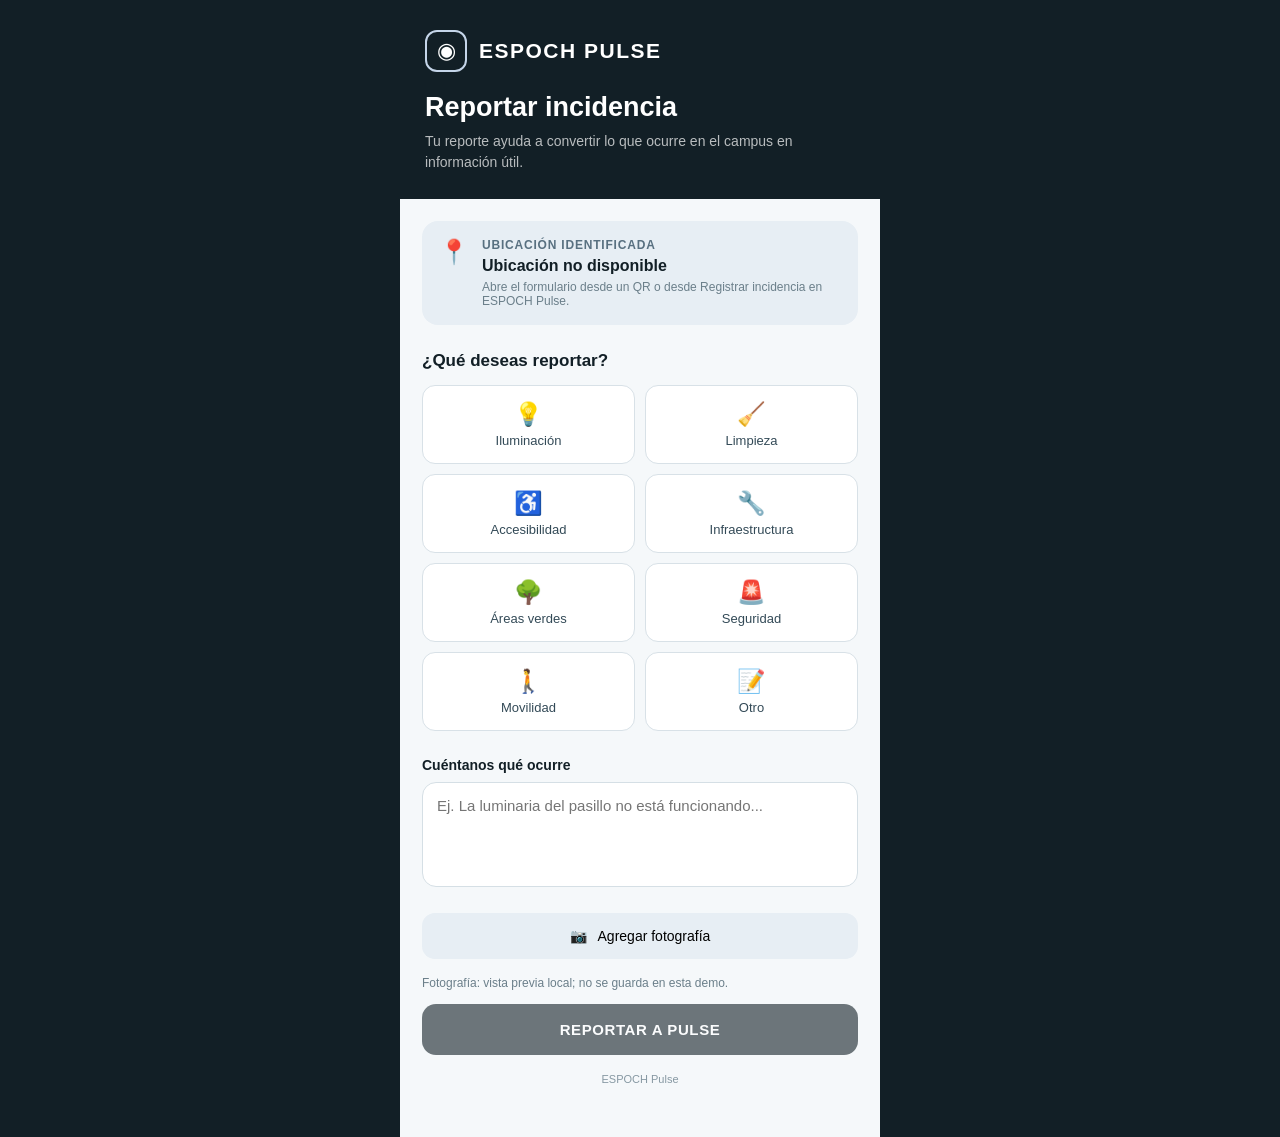
<file: espoch-pulse-demo/index.html>
<!DOCTYPE html>
<html lang="es">

<head>

    <meta charset="UTF-8">

    <meta name="viewport" content="width=device-width, initial-scale=1.0">

    <title>ESPOCH Pulse</title>

    <style>
        * {
            box-sizing: border-box;
            margin: 0;
            padding: 0;
        }

        body {
            font-family: Arial, Helvetica, sans-serif;
            background: #121F26;
            min-height: 100vh;
            color: #121F26;

            display: flex;
            justify-content: center;
        }


        .page {
            width: 100%;
            max-width: 480px;
            min-height: 100vh;
            background: #F5F8FA;
        }


        /* CABECERA */

        .header {
            background: #121F26;
            color: white;

            padding: 30px 25px 26px;
        }


        .brand {
            display: flex;
            align-items: center;
            gap: 12px;

            margin-bottom: 20px;
        }


        .pulse-icon {

            width: 42px;
            height: 42px;

            border: 2px solid #C5D5E9;
            border-radius: 12px;

            display: flex;
            align-items: center;
            justify-content: center;

            font-size: 22px;

        }


        .brand-text h1 {

            font-size: 21px;
            letter-spacing: 1.5px;

        }


        .brand-text span {

            font-size: 11px;
            opacity: .65;

        }


        .header h2 {

            font-size: 27px;
            line-height: 1.15;

            margin-bottom: 8px;

        }


        .header p {

            font-size: 14px;
            opacity: .7;
            line-height: 1.5;

        }



        /* CONTENIDO */

        .content {

            padding: 22px;

        }



        /* UBICACIÓN */

        .location-card {

            background: #E7EEF4;

            padding: 17px;

            border-radius: 16px;

            margin-bottom: 26px;

            display: flex;
            gap: 13px;

        }


        .location-icon {

            font-size: 24px;

        }


        .location-title {

            font-size: 12px;

            color: #587080;

            font-weight: bold;

            text-transform: uppercase;

            letter-spacing: .8px;

            margin-bottom: 5px;

        }


        .location-name {

            font-size: 16px;

            font-weight: bold;

        }


        .element-id {

            margin-top: 5px;

            font-size: 12px;

            color: #6B7F8A;

        }



        /* FORMULARIO */

        .question {

            font-size: 17px;

            font-weight: bold;

            margin-bottom: 14px;

        }


        .categories {

            display: grid;

            grid-template-columns: 1fr 1fr;

            gap: 10px;

            margin-bottom: 26px;

        }


        .category {

            border: 1px solid #D8E1E7;

            background: white;

            padding: 15px 8px;

            border-radius: 13px;

            cursor: pointer;

            font-size: 13px;

            transition: .2s;

            color: #334A57;

        }


        .category span {

            display: block;

            font-size: 23px;

            margin-bottom: 5px;

        }


        .category.active {

            background: #121F26;

            color: white;

            border-color: #121F26;

            transform: scale(1.02);

        }


        label {

            font-size: 14px;

            font-weight: bold;

            display: block;

            margin-bottom: 9px;

        }


        textarea {

            width: 100%;

            min-height: 105px;

            resize: none;

            border: 1px solid #D5DFE5;

            border-radius: 14px;

            padding: 14px;

            font-family: inherit;

            font-size: 15px;

            outline: none;

            margin-bottom: 22px;

        }


        textarea:focus {

            border-color: #7899AC;

        }



        /* FOTO */

        .photo-button {

            width: 100%;

            background: #E7EEF4;

            border: none;

            border-radius: 13px;

            padding: 15px;

            font-size: 14px;

            cursor: pointer;

            margin-bottom: 12px;

        }


        #photo {

            display: none;

        }


        .preview {

            width: 100%;

            display: none;

            margin-bottom: 20px;

            border-radius: 13px;

            max-height: 230px;

            object-fit: cover;

        }



        /* BOTÓN */

        .submit-button {

            width: 100%;

            padding: 17px;

            border: none;

            border-radius: 14px;

            background: #121F26;

            color: white;

            font-weight: bold;

            font-size: 15px;

            letter-spacing: .6px;

            cursor: pointer;

        }


        .submit-button:disabled {

            opacity: .6;

            cursor: default;

        }



        .footer {

            margin-top: 18px;

            text-align: center;

            font-size: 11px;

            color: #8698A2;

            padding-bottom: 30px;

        }



        /* ÉXITO */

        .success-screen {

            display: none;

            min-height: 100vh;

            background: #121F26;

            color: white;

            padding: 40px 30px;

            align-items: center;

            justify-content: center;

            text-align: center;

            flex-direction: column;

        }


        .success-icon {

            width: 85px;
            height: 85px;

            border-radius: 50%;

            background: #C5D5E9;

            color: #121F26;

            display: flex;

            align-items: center;
            justify-content: center;

            font-size: 42px;

            margin-bottom: 25px;

        }


        .success-screen h2 {

            font-size: 28px;

            margin-bottom: 12px;

        }


        .success-screen p {

            opacity: .7;

            line-height: 1.5;

            margin-bottom: 28px;

        }


        .report-code {

            padding: 13px 22px;

            background: rgba(255, 255, 255, .08);

            border-radius: 12px;

            font-size: 13px;

        }


        .report-code strong {

            display: block;

            font-size: 21px;

            margin-top: 4px;

            color: #C5D5E9;

        }
    </style>

</head>



<body>


    <div class="page" id="formPage">


        <div class="header">


            <div class="brand">

                <div class="pulse-icon">
                    ◉
                </div>

                <div class="brand-text">

                    <h1>ESPOCH PULSE</h1>

                </div>

            </div>


            <h2>
                Reportar incidencia
            </h2>

            <p>
                Tu reporte ayuda a convertir lo que ocurre
                en el campus en información útil.
            </p>


        </div>



        <div class="content">


            <div class="location-card">

                <div class="location-icon">
                    📍
                </div>

                <div>

                    <div class="location-title">
                        Ubicación identificada
                    </div>

                    <div class="location-name" id="locationName">
                        Identificando ubicación…
                    </div>

                    <div class="element-id" id="elementIdText">
                        Consultando referencia del lugar
                    </div>

                </div>

            </div>



            <div class="question">

                ¿Qué deseas reportar?

            </div>



            <div class="categories">


                <button class="category" data-value="iluminacion">

                    <span>💡</span>

                    Iluminación

                </button>



                <button class="category" data-value="limpieza">

                    <span>🧹</span>

                    Limpieza

                </button>



                <button class="category" data-value="accesibilidad">

                    <span>♿</span>

                    Accesibilidad

                </button>



                <button class="category" data-value="infraestructura">

                    <span>🔧</span>

                    Infraestructura

                </button>



                <button class="category" data-value="areas_verdes">

                    <span>🌳</span>

                    Áreas verdes

                </button>



                <button class="category" data-value="seguridad">

                    <span>🚨</span>

                    Seguridad

                </button>

                <button class="category" data-value="movilidad">
                    <span>🚶</span>
                    Movilidad
                </button>

                <button class="category" data-value="otro">
                    <span>📝</span>
                    Otro
                </button>


            </div>



            <label for="description">
                Cuéntanos qué ocurre
            </label>


            <textarea id="description" placeholder="Ej. La luminaria del pasillo no está funcionando..."></textarea>



            <input type="file" accept="image/*" capture="environment" id="photo">


            <button class="photo-button" onclick="document.getElementById('photo').click()">

                📷 &nbsp; Agregar fotografía

            </button>


            <p class="element-id" style="margin-bottom: 14px">Fotografía: vista previa local; no se guarda en esta demo.
            </p>
            <img class="preview" id="preview" alt="Vista previa de la fotografía seleccionada">



            <button class="submit-button" id="submitButton">

                REPORTAR A PULSE

            </button>


            <div class="footer">

                ESPOCH Pulse

            </div>


        </div>


    </div>



    <div class="success-screen" id="successScreen">


        <div class="success-icon">

            ✓

        </div>


        <h2>

            Reporte recibido

        </h2>


        <p>

            Gracias por ayudar a mejorar
            el campus.

            <br><br>

            Para ti el reporte termina aquí.

            <br>

            Para ESPOCH Pulse, aquí comienza.

        </p>


        <div class="report-code">

            CÓDIGO DEL REPORTE

            <strong id="reportCode">

                PULSE-0001

            </strong>

        </div>


    </div>




    <script>


        const params =
            new URLSearchParams(window.location.search);


        const qrId = params.get("qr");
        let currentSite = null;
        const submitButton = document.getElementById("submitButton");
        submitButton.disabled = true;

        const retryLocation = document.createElement("button");
        retryLocation.type = "button";
        retryLocation.textContent = "Volver a intentar ubicación";
        retryLocation.hidden = true;
        retryLocation.style.cssText = "margin-top:12px;padding:8px 12px;border-radius:8px;cursor:pointer";
        document.getElementById("elementIdText").after(retryLocation);
        retryLocation.addEventListener("click", identificarLugar);

        async function identificarLugar() {
            currentSite = null;
            submitButton.disabled = true;
            retryLocation.hidden = true;
            document.getElementById("locationName").textContent = "Identificando ubicación…";
            document.getElementById("elementIdText").textContent = "";
            try {
                if (params.has("qr")) {
                    const response = await fetch("../data/simulated/puntos_qr.geojson");
                    if (!response.ok) throw new Error("No se pudo cargar la ubicación GIS.");
                    const gis = await response.json();
                    const feature = gis.features.find(f => f.properties.id === qrId);
                    if (!feature || feature.geometry?.type !== "Point") {
                        throw new Error("QR inexistente o sin ubicación Point válida.");
                    }
                    const [longitude, latitude] = feature.geometry.coordinates || [];
                    if (!feature.properties.nombre || !feature.properties.zona ||
                        !Number.isFinite(latitude) || !Number.isFinite(longitude) ||
                        latitude < -90 || latitude > 90 || longitude < -180 || longitude > 180) {
                        throw new Error("El QR no tiene datos de ubicación completos y válidos.");
                    }
                    currentSite = {
                        qr: feature.properties.id,
                        elementId: feature.properties.id,
                        location: feature.properties.nombre,
                        zona: feature.properties.zona,
                        latitude, longitude
                    };
                } else if (params.get("mode") === "gps") {
                    if (!window.isSecureContext) {
                        throw new Error("La ubicación del dispositivo requiere una conexión segura HTTPS. Puedes utilizar un QR asociado a un lugar o abrir la demo mediante una URL HTTPS.");
                    }
                    if (!navigator.geolocation) throw new Error("Este dispositivo no ofrece geolocalización. Puedes utilizar un QR asociado a un lugar.");
                    const position = await new Promise((resolve, reject) => {
                        navigator.geolocation.getCurrentPosition(resolve, reject, {
                            enableHighAccuracy: true, maximumAge: 0, timeout: 15000
                        });
                    });
                    const { latitude, longitude, accuracy } = position.coords;
                    if (!Number.isFinite(latitude) || !Number.isFinite(longitude) ||
                        Math.abs(latitude) > 90 || Math.abs(longitude) > 180 ||
                        !Number.isFinite(accuracy) || accuracy < 0) {
                        throw new Error("El dispositivo no devolvió una ubicación válida. Vuelve a intentar.");
                    }
                    currentSite = { mode: "gps", origen: "gps_web", location: "Ubicación actual detectada", latitude, longitude, accuracy };
                } else {
                    throw new Error("Abre el formulario desde un QR o desde Registrar incidencia en ESPOCH Pulse.");
                }
                document.getElementById("locationName").textContent = currentSite.location;
                document.getElementById("elementIdText").textContent = currentSite.qr
                    ? `QR: ${currentSite.qr} · Zona: ${currentSite.zona || currentSite.location}`
                    : `Precisión aproximada: ±${Math.round(currentSite.accuracy)} m`;
                submitButton.disabled = false;
            } catch (error) {
                currentSite = null;
                document.getElementById("locationName").textContent = "Ubicación no disponible";
                const messages = {
                    1: "Permiso de ubicación rechazado. Habilítalo en el navegador y vuelve a intentar, o utiliza un QR.",
                    2: "No fue posible obtener la ubicación. Vuelve a intentar o utiliza un QR.",
                    3: "Se agotó el tiempo para obtener la ubicación. Vuelve a intentar."
                };
                document.getElementById("elementIdText").textContent = messages[error.code] || error.message;
                retryLocation.hidden = params.has("qr") || params.get("mode") !== "gps";
            }
        }
        identificarLugar();

        /* ===========================================================
           CATEGORÍAS
           =========================================================== */


        let selectedCategory = "";


        document
            .querySelectorAll(".category")
            .forEach(button => {


                button.addEventListener(
                    "click",
                    function () {


                        document
                            .querySelectorAll(".category")
                            .forEach(btn =>
                                btn.classList.remove("active")
                            );


                        this.classList.add("active");


                        selectedCategory =
                            this.dataset.value;


                    }
                );


            });



        /* ===========================================================
           PREVISUALIZACIÓN DE FOTO
        
           La imagen en esta versión DEMO no se envía al servidor.
           Solo se muestra para que la experiencia sea real.
           =========================================================== */


        const photoInput =
            document.getElementById("photo");


        const preview =
            document.getElementById("preview");


        photoInput.addEventListener(
            "change",
            function () {


                const file =
                    this.files[0];


                if (!file) return;


                const reader =
                    new FileReader();


                reader.onload =
                    function (event) {


                        preview.src =
                            event.target.result;


                        preview.style.display =
                            "block";


                    };


                reader.readAsDataURL(file);


            }
        );



        /* ===========================================================
           ENVIAR REPORTE
           =========================================================== */


        document
            .getElementById("submitButton")
            .addEventListener(
                "click",
                async function () {


                    if (!currentSite) return;

                    const description =
                        document
                            .getElementById("description")
                            .value
                            .trim();



                    if (!selectedCategory) {

                        alert(
                            "Selecciona el tipo de incidencia."
                        );

                        return;

                    }



                    if (!description) {

                        alert(
                            "Escribe una breve descripción."
                        );

                        return;

                    }



                    const button = this;


                    button.disabled = true;

                    button.textContent =
                        "ENVIANDO...";



                    const report = {
                        ...(currentSite.qr ? { qr: currentSite.qr } : { mode: "gps", origen: "gps_web", accuracy: currentSite.accuracy }),

                        elementId:
                            currentSite.elementId,

                        location:
                            currentSite.location,

                        latitude:
                            currentSite.latitude,

                        longitude:
                            currentSite.longitude,

                        category:
                            selectedCategory,

                        description:
                            description

                    };



                    try {


                        const response =
                            await fetch(
                                "/api/report",
                                {

                                    method: "POST",

                                    headers: {

                                        "Content-Type":
                                            "application/json"

                                    },

                                    body:
                                        JSON.stringify(report)

                                }
                            );



                        const result =
                            await response.json();



                        if (!response.ok || !result.success) {

                            throw new Error(
                                result.error
                            );

                        }



                        document.getElementById(
                            "reportCode"
                        ).textContent =
                            result.reportId;



                        document.getElementById(
                            "formPage"
                        ).style.display =
                            "none";



                        document.getElementById(
                            "successScreen"
                        ).style.display =
                            "flex";


                    }

                    catch (error) {


                        console.error(error);


                        alert(
                            "No se pudo enviar el reporte: " + error.message
                        );


                        button.disabled = false;

                        button.textContent =
                            "REPORTAR A PULSE";


                    }


                }
            );


    </script>


</body>

</html>
</file>
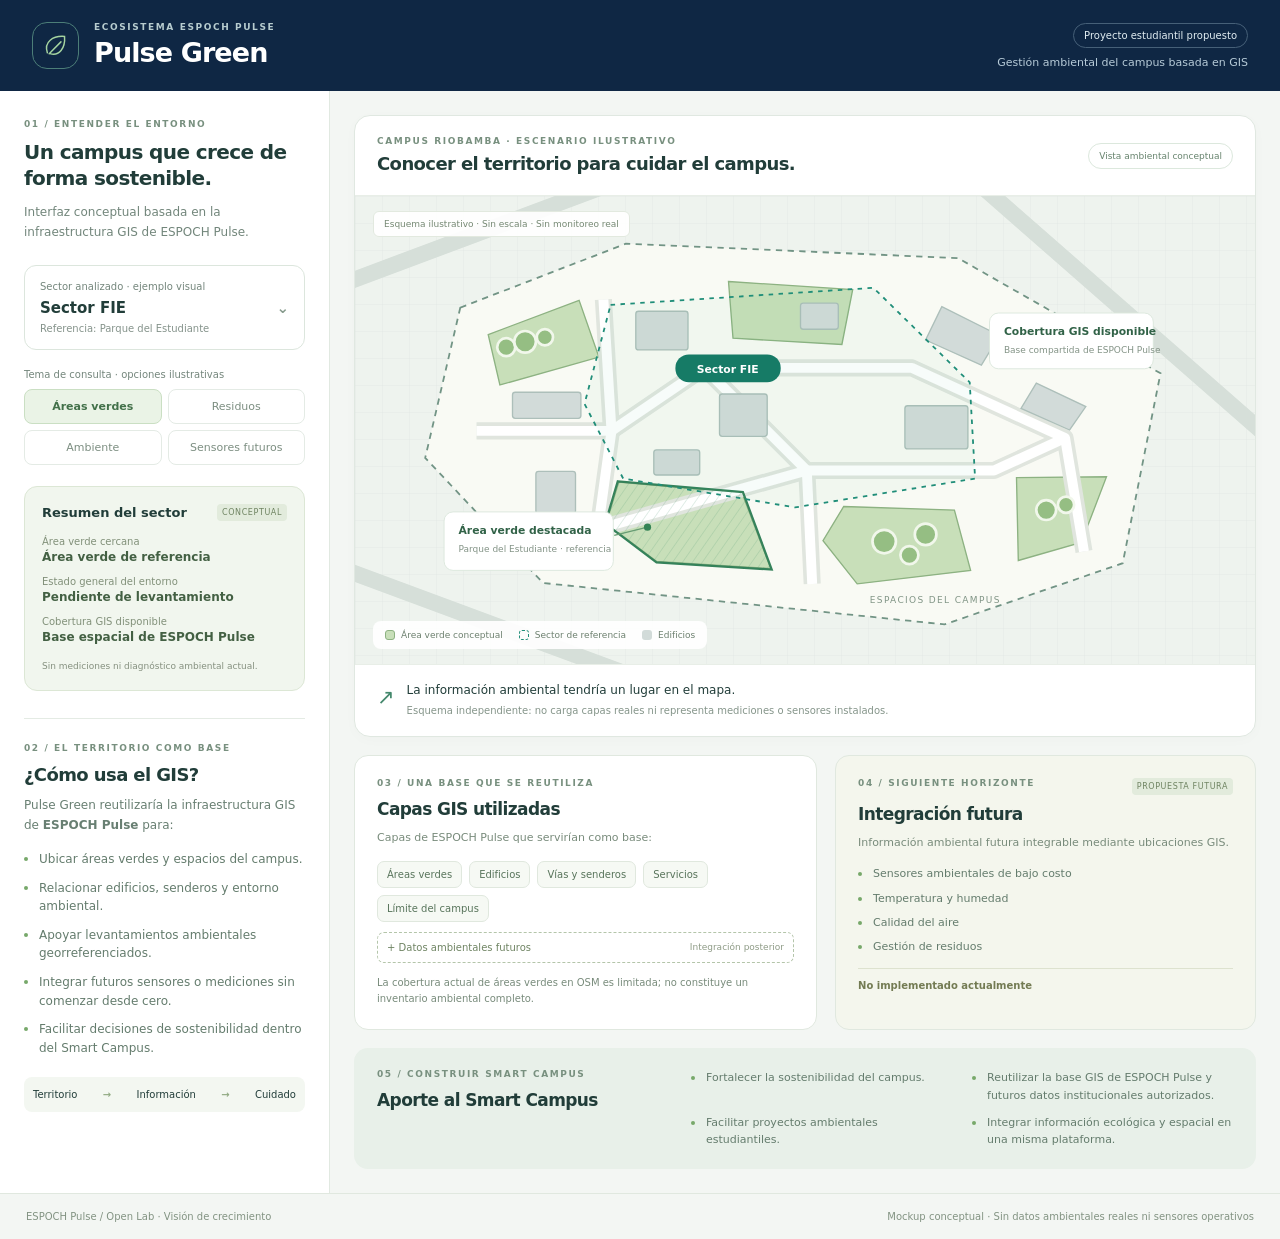
<file: web/pulse-green.html>
<!doctype html>
<html lang="es">
<head>
  <meta charset="utf-8">
  <meta name="viewport" content="width=device-width, initial-scale=1">
  <title>Pulse Green — Propuesta conceptual</title>
  <link rel="icon" href="data:,">
  <link rel="stylesheet" href="css/pulse-green.css">
</head>
<body>
  <header class="header">
    <div class="brand"><span class="brand-mark" aria-hidden="true"><svg viewBox="0 0 32 32"><path d="M7 24C3 12 13 5 26 6c1 13-6 22-16 19M9 25L22 12"/></svg></span><div><p class="eyebrow">ECOSISTEMA ESPOCH PULSE</p><h1>Pulse Green</h1></div></div>
    <div class="header-context"><span class="badge">Proyecto estudiantil propuesto</span><span>Gestión ambiental del campus basada en GIS</span></div>
  </header>
  <main class="workspace">
    <aside class="sidebar">
      <section>
        <p class="eyebrow">01 / ENTENDER EL ENTORNO</p>
        <h2>Un campus que crece de forma sostenible.</h2>
        <p class="intro">Interfaz conceptual basada en la infraestructura GIS de ESPOCH Pulse.</p>
        <div class="sector"><span class="label">Sector analizado · ejemplo visual</span><strong>Sector FIE <span aria-hidden="true">⌄</span></strong><p>Referencia: Parque del Estudiante</p></div>
        <p class="label">Tema de consulta · opciones ilustrativas</p>
        <div class="topics" aria-label="Temas conceptuales, sin interacción"><span class="selected">Áreas verdes</span><span>Residuos</span><span>Ambiente</span><span>Sensores futuros</span></div>
        <section class="summary"><div class="section-row"><h3>Resumen del sector</h3><span class="tiny-badge">CONCEPTUAL</span></div><dl><div><dt>Área verde cercana</dt><dd>Área verde de referencia</dd></div><div><dt>Estado general del entorno</dt><dd>Pendiente de levantamiento</dd></div><div><dt>Cobertura GIS disponible</dt><dd>Base espacial de ESPOCH Pulse</dd></div></dl><p>Sin mediciones ni diagnóstico ambiental actual.</p></section>
      </section>
      <section class="gis-block">
        <p class="eyebrow">02 / EL TERRITORIO COMO BASE</p><h2>¿Cómo usa el GIS?</h2>
        <p>Pulse Green reutilizaría la infraestructura GIS de <strong>ESPOCH Pulse</strong> para:</p>
        <ul><li>Ubicar áreas verdes y espacios del campus.</li><li>Relacionar edificios, senderos y entorno ambiental.</li><li>Apoyar levantamientos ambientales georreferenciados.</li><li>Integrar futuros sensores o mediciones sin comenzar desde cero.</li><li>Facilitar decisiones de sostenibilidad dentro del Smart Campus.</li></ul>
        <div class="flow"><span>Territorio</span><b aria-hidden="true">→</b><span>Información</span><b aria-hidden="true">→</b><span>Cuidado</span></div>
      </section>
    </aside>
    <div class="main-panel">
      <section class="map-card" aria-labelledby="map-title">
        <div class="map-heading"><div><p class="eyebrow">CAMPUS RIOBAMBA · ESCENARIO ILUSTRATIVO</p><h2 id="map-title">Conocer el territorio para cuidar el campus.</h2></div><span class="map-badge">Vista ambiental conceptual</span></div>
        <div class="map-surface">
          <svg class="campus-map" viewBox="0 0 1000 520" role="img" aria-labelledby="svg-title svg-description">
            <title id="svg-title">Mapa esquemático ambiental de Pulse Green</title><desc id="svg-description">Campus conceptual con áreas verdes, edificios y senderos. Un sector FIE ilustrativo está destacado. La distribución no representa geometrías verificadas ni ubicaciones de sensores.</desc>
            <defs><pattern id="grid" width="30" height="30" patternUnits="userSpaceOnUse"><path d="M30 0H0V30" fill="none" stroke="#d9e4df" stroke-width=".6"/></pattern><pattern id="hatch" width="9" height="9" patternUnits="userSpaceOnUse" patternTransform="rotate(35)"><path d="M0 0V9" stroke="#45936c" stroke-width="2" opacity=".18"/></pattern></defs>
            <rect width="1000" height="520" fill="#eef3ee"/><rect width="1000" height="520" fill="url(#grid)"/>
            <g fill="none" stroke="#d6dfd9" stroke-width="18"><path d="M-20 412L353 550M686-20L1025 277M-20 100L328-30"/></g>
            <path d="M117 124L301 53L670 69L895 197L853 408L655 476L209 430L78 291Z" fill="#f9faf4" stroke="#729485" stroke-width="2" stroke-dasharray="7 6"/>
            <g fill="#c8dfb9" stroke="#8db282" stroke-width="1.5"><path d="M148 154L249 116L271 179L161 210Z"/><path d="M415 95L553 104L541 165L420 158Z"/><path d="M735 313L835 312L807 385L737 405Z"/><path d="M293 318L430 330L462 414L335 406L279 364Z"/><path d="M543 345L666 349L684 416L558 431L520 383Z"/></g>
            <g fill="none" stroke="#e0e5de" stroke-width="19" stroke-linejoin="round"><path d="M135 261L285 261L388 191L619 191L789 269L810 395"/><path d="M276 115L285 261L270 370L502 305L710 305L789 269"/><path d="M388 191L502 305L508 431"/></g>
            <g fill="none" stroke="#fff" stroke-width="11" stroke-linejoin="round"><path d="M135 261L285 261L388 191L619 191L789 269L810 395"/><path d="M276 115L285 261L270 370L502 305L710 305L789 269"/><path d="M388 191L502 305L508 431"/></g>
            <g fill="#d2dbd9" stroke="#adbfba" stroke-width="1.5"><rect x="175" y="218" width="76" height="29" rx="3"/><rect x="312" y="128" width="58" height="43" rx="3"/><rect x="405" y="220" width="53" height="47" rx="3"/><rect x="495" y="119" width="42" height="29" rx="3"/><path d="M652 123L716 155L696 188L634 160Z"/><rect x="611" y="233" width="70" height="48" rx="3"/><rect x="332" y="282" width="51" height="28" rx="3"/><path d="M757 208L812 234L794 260L740 236Z"/><rect x="201" y="306" width="44" height="47" rx="3"/></g>
            <path d="M292 317L431 329L463 415L335 407L278 364Z" fill="url(#hatch)" stroke="#35825a" stroke-width="2.5"/>
            <path d="M284 121L576 102L683 207L689 314L489 346L298 314L255 231Z" fill="#259c7a" fill-opacity=".035" stroke="#208e79" stroke-width="2" stroke-dasharray="5 6"/>
            <g fill="#95be83" stroke="#f1f7eb" stroke-width="3"><circle cx="168" cy="168" r="10"/><circle cx="189" cy="162" r="12"/><circle cx="211" cy="157" r="9"/><circle cx="588" cy="384" r="13"/><circle cx="616" cy="399" r="10"/><circle cx="634" cy="376" r="12"/><circle cx="768" cy="349" r="11"/><circle cx="790" cy="343" r="9"/></g>
            <g font-family="system-ui,sans-serif"><rect x="356" y="176" width="117" height="31" rx="15" fill="#167b66"/><text x="414" y="197" fill="#fff" text-anchor="middle" font-size="12" font-weight="600">Sector FIE</text>
            <text x="572" y="452" font-size="10" fill="#819586" letter-spacing="1.5">ESPACIOS DEL CAMPUS</text>
            <rect x="99" y="351" width="188" height="65" rx="10" fill="#fff" stroke="#dbe7dc"/><text x="115" y="375" font-size="12" font-weight="650" fill="#316247">Área verde destacada</text><text x="115" y="395" font-size="10" fill="#839386">Parque del Estudiante · referencia</text><path d="M288 377L325 368" stroke="#679d73" stroke-width="1.5"/><circle cx="325" cy="368" r="4" fill="#348355"/>
            <rect x="705" y="130" width="182" height="62" rx="10" fill="#fff" stroke="#dbe7dc"/><text x="721" y="154" font-size="12" font-weight="650" fill="#316247">Cobertura GIS disponible</text><text x="721" y="174" font-size="10" fill="#839386">Base compartida de ESPOCH Pulse</text>
            </g>
          </svg>
          <span class="map-note">Esquema ilustrativo · Sin escala · Sin monitoreo real</span>
          <div class="map-key"><span><i class="green-key"></i>Área verde conceptual</span><span><i class="sector-key"></i>Sector de referencia</span><span><i class="building-key"></i>Edificios</span></div>
        </div>
        <div class="map-caption"><span class="caption-icon" aria-hidden="true">↗</span><p>La información ambiental tendría un lugar en el mapa.<br><small>Esquema independiente: no carga capas reales ni representa mediciones o sensores instalados.</small></p></div>
      </section>
      <div class="bottom-grid">
        <section class="layers-card"><p class="eyebrow">03 / UNA BASE QUE SE REUTILIZA</p><h2>Capas GIS utilizadas</h2><p>Capas de ESPOCH Pulse que servirían como base:</p><div class="chips"><span>Áreas verdes</span><span>Edificios</span><span>Vías y senderos</span><span>Servicios</span><span>Límite del campus</span></div><div class="future-chip">+ Datos ambientales futuros <small>Integración posterior</small></div><p class="fine-print">La cobertura actual de áreas verdes en OSM es limitada; no constituye un inventario ambiental completo.</p></section>
        <section class="future-card"><div class="section-row"><p class="eyebrow">04 / SIGUIENTE HORIZONTE</p><span class="tiny-badge">PROPUESTA FUTURA</span></div><h2>Integración futura</h2><p>Información ambiental futura integrable mediante ubicaciones GIS.</p><ul><li>Sensores ambientales de bajo costo</li><li>Temperatura y humedad</li><li>Calidad del aire</li><li>Gestión de residuos</li></ul><div class="not-live">No implementado actualmente</div></section>
      </div>
      <section class="value-card"><div><p class="eyebrow">05 / CONSTRUIR SMART CAMPUS</p><h2>Aporte al Smart Campus</h2></div><ul><li>Fortalecer la sostenibilidad del campus.</li><li>Reutilizar la base GIS de ESPOCH Pulse y futuros datos institucionales autorizados.</li><li>Facilitar proyectos ambientales estudiantiles.</li><li>Integrar información ecológica y espacial en una misma plataforma.</li></ul></section>
    </div>
  </main>
  <footer class="page-footer"><span>ESPOCH Pulse / Open Lab · Visión de crecimiento</span><span>Mockup conceptual · Sin datos ambientales reales ni sensores operativos</span></footer>
</body>
</html>
</file>
<file: web/css/pulse-green.css>
:root{font-family:Inter,ui-sans-serif,system-ui,-apple-system,BlinkMacSystemFont,"Segoe UI",sans-serif;color:#213d39;background:#f3f6f3;font-synthesis:none}*{box-sizing:border-box}body{margin:0}h1,h2,h3,p{margin:0}.header{background:#0f2744;color:#fff;display:flex;align-items:center;justify-content:space-between;gap:24px;padding:22px 32px}.brand{display:flex;gap:15px;align-items:center}.brand-mark{display:grid;place-items:center;width:47px;height:47px;border:1px solid #4c7e78;border-radius:15px}.brand-mark svg{width:29px;fill:none;stroke:#a5d4a0;stroke-width:1.6;stroke-linecap:round}.eyebrow{font-size:9px;font-weight:700;letter-spacing:1.6px;color:#78907f;margin-bottom:10px}.brand .eyebrow{color:#b7cccf;margin-bottom:5px}h1{font-size:27px;letter-spacing:-.9px;line-height:1.15}.header-context{display:flex;flex-direction:column;gap:8px;align-items:flex-end;font-size:11px;color:#b7cbd8}.badge{padding:6px 10px;border:1px solid #466078;border-radius:20px;color:#e1edf2;font-size:10px}.workspace{display:grid;grid-template-columns:330px minmax(0,1fr);max-width:1800px;margin:auto}.sidebar{background:#fff;padding:28px 24px;border-right:1px solid #e1e9e1}h2{font-size:20px;line-height:1.3;letter-spacing:-.6px;font-weight:650}.intro{font-size:12px;line-height:1.65;color:#72867b;margin-top:12px}.sector{margin:22px 0 19px;border:1px solid #dce6dd;border-radius:12px;padding:15px}.label{display:block;font-size:10px;color:#74867c;font-weight:500}.sector strong{display:flex;justify-content:space-between;font-size:15px;font-weight:600;margin-top:7px}.sector strong span{color:#879b8d}.sector p{font-size:10px;color:#85938b;margin-top:6px}.topics{display:grid;grid-template-columns:1fr 1fr;gap:6px;margin-top:9px}.topics span{padding:10px 8px;border:1px solid #e4ebe5;border-radius:8px;font-size:11px;color:#7c8e81;text-align:center}.topics .selected{background:#eaf3e6;border-color:#cadfc3;color:#427049;font-weight:650}.summary{margin-top:21px;padding:17px;background:#f1f6ee;border:1px solid #dce7d5;border-radius:13px}.section-row{display:flex;justify-content:space-between;align-items:center;gap:6px}h3{font-size:13px;font-weight:650}.tiny-badge{font-size:8px;letter-spacing:.6px;background:#e2ebdc;padding:4px 5px;border-radius:4px;color:#6f8462;white-space:nowrap}.summary dl{margin:15px 0}.summary dl div+div{margin-top:12px}.summary dt{font-size:10px;color:#819079}.summary dd{font-size:12px;font-weight:550;margin:3px 0 0;color:#436043}.summary>p{font-size:9px;line-height:1.6;color:#85907f}.gis-block{margin-top:27px;padding-top:24px;border-top:1px solid #e4ebe4}.gis-block h2{font-size:18px}.gis-block>p:not(.eyebrow){font-size:12px;line-height:1.65;color:#687f72;margin-top:10px}ul{list-style:none;padding:0;margin:14px 0 0}li{position:relative;padding-left:15px;margin-bottom:10px;font-size:12px;line-height:1.55;color:#647c6d}li:before{content:"";position:absolute;left:0;top:7px;width:4px;height:4px;border-radius:50%;background:#77a86a}.flow{display:flex;justify-content:space-between;gap:5px;margin-top:20px;background:#f3f7f1;border-radius:8px;padding:12px 9px;font-size:10px}.flow b{color:#91aa83}.main-panel{padding:24px;min-width:0}.map-card{border-radius:16px;overflow:hidden;background:#fff;border:1px solid #e0e8e1;box-shadow:0 3px 14px #183e2805}.map-heading{display:flex;justify-content:space-between;align-items:center;gap:16px;padding:20px 22px}.map-heading h2{font-size:18px}.map-heading .eyebrow{margin-bottom:6px}.map-badge{font-size:9px;color:#66836d;white-space:nowrap;border:1px solid #dce8dd;border-radius:20px;padding:7px 10px}.map-surface{position:relative;background:#eef3ee;border-top:1px solid #e8eee7;border-bottom:1px solid #e8eee7}.campus-map{display:block;width:100%;height:auto;min-height:300px}.map-note{position:absolute;left:18px;top:15px;font-size:9px;color:#758873;background:#ffffffeb;border:1px solid #e2e9df;padding:7px 10px;border-radius:6px}.map-key{position:absolute;bottom:15px;left:18px;display:flex;gap:16px;padding:9px 12px;background:#ffffffeb;border-radius:8px;font-size:9px;color:#6d806f}.map-key>span{display:flex;gap:6px;align-items:center}.map-key i{width:10px;height:10px;border-radius:3px}.green-key{background:#c8dfb9;border:1px solid #8db282}.sector-key{border:1px dashed #208e79}.building-key{background:#d2dbd9}.map-caption{padding:16px 22px;display:flex;gap:12px;align-items:flex-start;font-size:12px;line-height:1.6}.caption-icon{color:#44886c;font-size:21px}.map-caption small{color:#85958a;font-size:10px}.bottom-grid{display:grid;grid-template-columns:1.1fr 1fr;gap:18px;margin-top:18px}.layers-card,.future-card{border:1px solid #e0e8df;border-radius:14px;padding:22px;background:#fff}.bottom-grid h2,.value-card h2{font-size:17px}.bottom-grid p:not(.eyebrow){font-size:11px;line-height:1.6;color:#788b7b;margin-top:9px}.chips{display:flex;flex-wrap:wrap;gap:7px;margin-top:15px}.chips span{font-size:10px;color:#58745b;padding:7px 9px;border:1px solid #e0e8de;border-radius:7px;background:#f6f9f4}.future-chip{margin-top:10px;border:1px dashed #b4c5aa;border-radius:7px;padding:9px;font-size:10px;color:#6f8463;display:flex;gap:8px;justify-content:space-between;flex-wrap:wrap}.future-chip small{font-size:9px;color:#8e9b86}.layers-card .fine-print{font-size:10px!important;margin-top:12px!important}.future-card{background:#f4f6ed}.future-card .section-row{flex-wrap:wrap;align-items:flex-start;margin-bottom:8px}.future-card .eyebrow{margin-bottom:2px}.future-card li{font-size:11px;margin-bottom:7px}.not-live{font-size:10px;color:#737b53;border-top:1px solid #dde2cf;margin-top:13px;padding-top:11px;font-weight:600}.value-card{margin-top:18px;background:#e8f0e9;border-radius:14px;padding:21px 23px;display:grid;grid-template-columns:.8fr 1.5fr;gap:25px}.value-card ul{display:grid;grid-template-columns:1fr 1fr;gap:10px 20px;margin:0}.value-card li{font-size:11px;margin:0}.page-footer{max-width:1800px;margin:auto;border-top:1px solid #e0e8df;padding:17px 26px;display:flex;justify-content:space-between;gap:12px;font-size:10px;color:#829382}@media(min-width:1600px){.main-panel{padding:30px}.workspace{grid-template-columns:350px minmax(0,1fr)}}@media(max-width:1100px){.workspace{grid-template-columns:300px minmax(0,1fr)}.sidebar{padding:24px 20px}.main-panel{padding:18px}.map-heading{flex-wrap:wrap}.bottom-grid{grid-template-columns:1fr}.value-card{grid-template-columns:1fr;gap:15px}}@media(max-width:760px){.header{padding:20px;align-items:flex-start;flex-wrap:wrap}.header-context{align-items:flex-start}.workspace{display:flex;flex-direction:column}.sidebar{display:grid;grid-template-columns:1fr 1fr;gap:22px;border-right:0}.gis-block{margin:0;padding:0;border:0}.main-panel{padding:16px}.campus-map{min-height:0}.map-surface{padding-top:32px;padding-bottom:35px}.map-note{top:10px;left:10px;font-size:8px}.map-key{bottom:9px;left:10px;gap:10px;font-size:8px}.page-footer{flex-direction:column;padding:16px 20px}.bottom-grid{grid-template-columns:1fr 1fr}}@media(max-width:540px){.sidebar,.bottom-grid{grid-template-columns:1fr}.gis-block{padding-top:22px;border-top:1px solid #e4ebe4}.map-heading{padding:18px}.map-heading h2{font-size:17px}.map-caption{padding:15px;font-size:11px}.value-card ul{grid-template-columns:1fr}h1{font-size:26px}.eyebrow{font-size:8px}}
</file>
